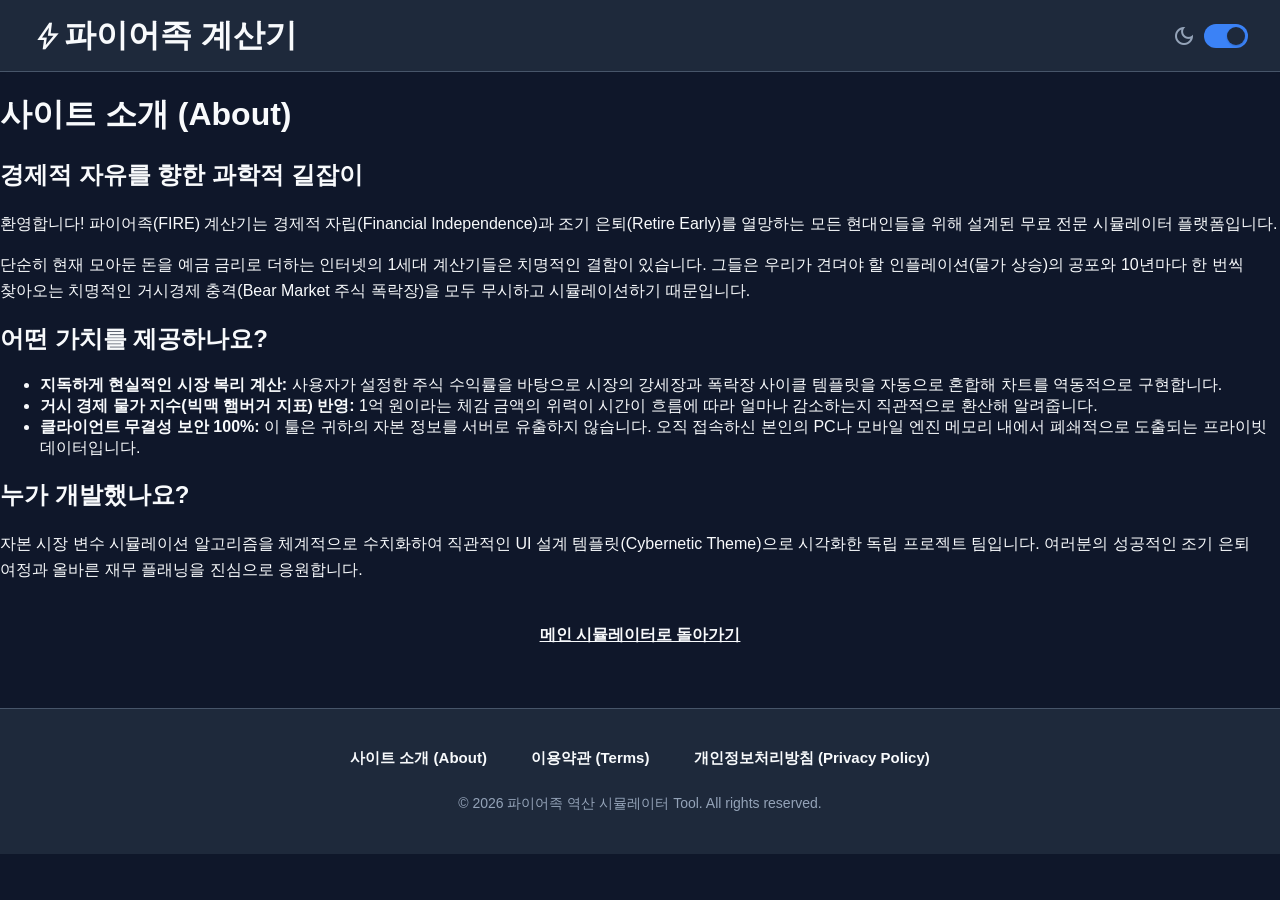
<file: about.html>
<!DOCTYPE html>
<html lang="ko">
<head>
    <meta charset="UTF-8">
    <meta name="viewport" content="width=device-width, initial-scale=1.0">
    <title>사이트 소개 (About) - 파이어족 계산기</title>
    <meta name="google-adsense-account" content="ca-pub-4790912864460441">
    <link href="https://fonts.googleapis.com/css2?family=Rajdhani:wght@500;600;700&family=Roboto:wght@400;500;700&display=swap" rel="stylesheet">
    <link href="https://fonts.googleapis.com/css2?family=Material+Symbols+Outlined:opsz,wght,FILL,GRAD@24,400,0,0" rel="stylesheet">
    <link rel="stylesheet" href="style.css">
</head>
<body class="dark-theme">
    <header class="app-header">
        <div class="logo-wrapper">
            <a href="index.html" style="display:flex; align-items:center; text-decoration:none; color:inherit;">
                <span class="material-symbols-outlined logo-icon cyan-neon">bolt</span>
                <h1 class="cyan-neon-text">파이어족 계산기</h1>
            </a>
        </div>
        <div class="header-controls">
            <label class="switch-label theme-toggle" for="themeSwitch">
                <span class="material-symbols-outlined" id="themeIcon">dark_mode</span>
                <div class="switch">
                    <input type="checkbox" id="themeSwitch" checked>
                    <span class="slider round"></span>
                </div>
            </label>
        </div>
    </header>

    <main class="subpage-container">
        <h1>사이트 소개 (About)</h1>
        
        <h2>경제적 자유를 향한 과학적 길잡이</h2>
        <p>환영합니다! 파이어족(FIRE) 계산기는 경제적 자립(Financial Independence)과 조기 은퇴(Retire Early)를 열망하는 모든 현대인들을 위해 설계된 무료 전문 시뮬레이터 플랫폼입니다.</p>
        <p>단순히 현재 모아둔 돈을 예금 금리로 더하는 인터넷의 1세대 계산기들은 치명적인 결함이 있습니다. 그들은 우리가 견뎌야 할 인플레이션(물가 상승)의 공포와 10년마다 한 번씩 찾아오는 치명적인 거시경제 충격(Bear Market 주식 폭락장)을 모두 무시하고 시뮬레이션하기 때문입니다.</p>
        
        <h2>어떤 가치를 제공하나요?</h2>
        <ul>
            <li><strong>지독하게 현실적인 시장 복리 계산:</strong> 사용자가 설정한 주식 수익률을 바탕으로 시장의 강세장과 폭락장 사이클 템플릿을 자동으로 혼합해 차트를 역동적으로 구현합니다.</li>
            <li><strong>거시 경제 물가 지수(빅맥 햄버거 지표) 반영:</strong> 1억 원이라는 체감 금액의 위력이 시간이 흐름에 따라 얼마나 감소하는지 직관적으로 환산해 알려줍니다.</li>
            <li><strong>클라이언트 무결성 보안 100%:</strong> 이 툴은 귀하의 자본 정보를 서버로 유출하지 않습니다. 오직 접속하신 본인의 PC나 모바일 엔진 메모리 내에서 폐쇄적으로 도출되는 프라이빗 데이터입니다.</li>
        </ul>

        <h2>누가 개발했나요?</h2>
        <p>자본 시장 변수 시뮬레이션 알고리즘을 체계적으로 수치화하여 직관적인 UI 설계 템플릿(Cybernetic Theme)으로 시각화한 독립 프로젝트 팀입니다. 여러분의 성공적인 조기 은퇴 여정과 올바른 재무 플래닝을 진심으로 응원합니다.</p>
        
        <p style="margin-top: 40px; text-align:center;">
             <a href="index.html" style="color:var(--cyan); font-weight:700; text-decoration:underline;">메인 시뮬레이터로 돌아가기</a>
        </p>
    </main>

    <footer class="app-footer">
        <nav class="footer-nav">
            <a href="about.html">사이트 소개 (About)</a>
            <a href="terms.html">이용약관 (Terms)</a>
            <a href="privacy.html">개인정보처리방침 (Privacy Policy)</a>
        </nav>
        <div class="footer-copy">
            &copy; 2026 파이어족 역산 시뮬레이터 Tool. All rights reserved.
        </div>
    </footer>

    <script>
        const sw = document.getElementById('themeSwitch');
        const icon = document.getElementById('themeIcon');
        sw.addEventListener('change', (e) => {
            if(e.target.checked) {
                document.body.classList.remove('light-theme'); document.body.classList.add('dark-theme'); icon.innerText = 'dark_mode';
            } else {
                document.body.classList.remove('dark-theme'); document.body.classList.add('light-theme'); icon.innerText = 'light_mode';
            }
        });
    </script>
</body>
</html>
</file>
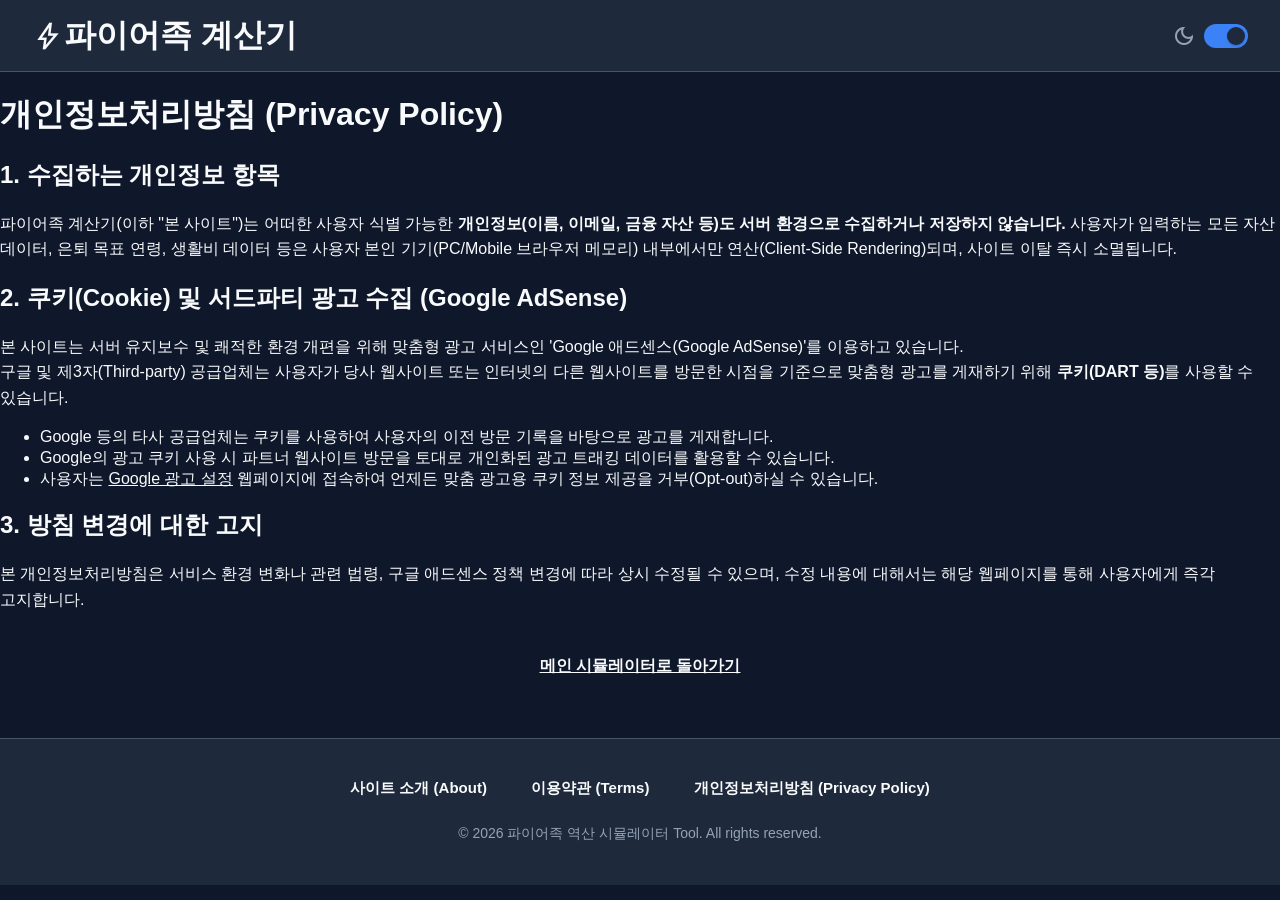
<file: privacy.html>
<!DOCTYPE html>
<html lang="ko">
<head>
    <meta charset="UTF-8">
    <meta name="viewport" content="width=device-width, initial-scale=1.0">
    <title>개인정보처리방침 (Privacy Policy) - 파이어족 계산기</title>
    <meta name="google-adsense-account" content="ca-pub-4790912864460441">
    <link href="https://fonts.googleapis.com/css2?family=Rajdhani:wght@500;600;700&family=Roboto:wght@400;500;700&display=swap" rel="stylesheet">
    <link href="https://fonts.googleapis.com/css2?family=Material+Symbols+Outlined:opsz,wght,FILL,GRAD@24,400,0,0" rel="stylesheet">
    <link rel="stylesheet" href="style.css">
</head>
<body class="dark-theme">
    <header class="app-header">
        <div class="logo-wrapper">
            <a href="index.html" style="display:flex; align-items:center; text-decoration:none; color:inherit;">
                <span class="material-symbols-outlined logo-icon cyan-neon">bolt</span>
                <h1 class="cyan-neon-text">파이어족 계산기</h1>
            </a>
        </div>
        <div class="header-controls">
            <label class="switch-label theme-toggle" for="themeSwitch">
                <span class="material-symbols-outlined" id="themeIcon">dark_mode</span>
                <div class="switch">
                    <input type="checkbox" id="themeSwitch" checked>
                    <span class="slider round"></span>
                </div>
            </label>
        </div>
    </header>

    <main class="subpage-container">
        <h1>개인정보처리방침 (Privacy Policy)</h1>
        
        <h2>1. 수집하는 개인정보 항목</h2>
        <p>파이어족 계산기(이하 "본 사이트")는 어떠한 사용자 식별 가능한 <strong>개인정보(이름, 이메일, 금융 자산 등)도 서버 환경으로 수집하거나 저장하지 않습니다.</strong> 사용자가 입력하는 모든 자산 데이터, 은퇴 목표 연령, 생활비 데이터 등은 사용자 본인 기기(PC/Mobile 브라우저 메모리) 내부에서만 연산(Client-Side Rendering)되며, 사이트 이탈 즉시 소멸됩니다.</p>
        
        <h2>2. 쿠키(Cookie) 및 서드파티 광고 수집 (Google AdSense)</h2>
        <p>본 사이트는 서버 유지보수 및 쾌적한 환경 개편을 위해 맞춤형 광고 서비스인 'Google 애드센스(Google AdSense)'를 이용하고 있습니다.<br>
        구글 및 제3자(Third-party) 공급업체는 사용자가 당사 웹사이트 또는 인터넷의 다른 웹사이트를 방문한 시점을 기준으로 맞춤형 광고를 게재하기 위해 <strong>쿠키(DART 등)</strong>를 사용할 수 있습니다.</p>
        <ul>
            <li>Google 등의 타사 공급업체는 쿠키를 사용하여 사용자의 이전 방문 기록을 바탕으로 광고를 게재합니다.</li>
            <li>Google의 광고 쿠키 사용 시 파트너 웹사이트 방문을 토대로 개인화된 광고 트래킹 데이터를 활용할 수 있습니다.</li>
            <li>사용자는 <a href="https://www.google.com/settings/ads" target="_blank" style="color:var(--cyan);">Google 광고 설정</a> 웹페이지에 접속하여 언제든 맞춤 광고용 쿠키 정보 제공을 거부(Opt-out)하실 수 있습니다.</li>
        </ul>

        <h2>3. 방침 변경에 대한 고지</h2>
        <p>본 개인정보처리방침은 서비스 환경 변화나 관련 법령, 구글 애드센스 정책 변경에 따라 상시 수정될 수 있으며, 수정 내용에 대해서는 해당 웹페이지를 통해 사용자에게 즉각 고지합니다.</p>
        
        <p style="margin-top: 40px; text-align:center;">
             <a href="index.html" style="color:var(--cyan); font-weight:700; text-decoration:underline;">메인 시뮬레이터로 돌아가기</a>
        </p>
    </main>

    <footer class="app-footer">
        <nav class="footer-nav">
            <a href="about.html">사이트 소개 (About)</a>
            <a href="terms.html">이용약관 (Terms)</a>
            <a href="privacy.html">개인정보처리방침 (Privacy Policy)</a>
        </nav>
        <div class="footer-copy">
            &copy; 2026 파이어족 역산 시뮬레이터 Tool. All rights reserved.
        </div>
    </footer>

    <script>
        const sw = document.getElementById('themeSwitch');
        const icon = document.getElementById('themeIcon');
        sw.addEventListener('change', (e) => {
            if(e.target.checked) {
                document.body.classList.remove('light-theme'); document.body.classList.add('dark-theme'); icon.innerText = 'dark_mode';
            } else {
                document.body.classList.remove('dark-theme'); document.body.classList.add('light-theme'); icon.innerText = 'light_mode';
            }
        });
    </script>
</body>
</html>
</file>
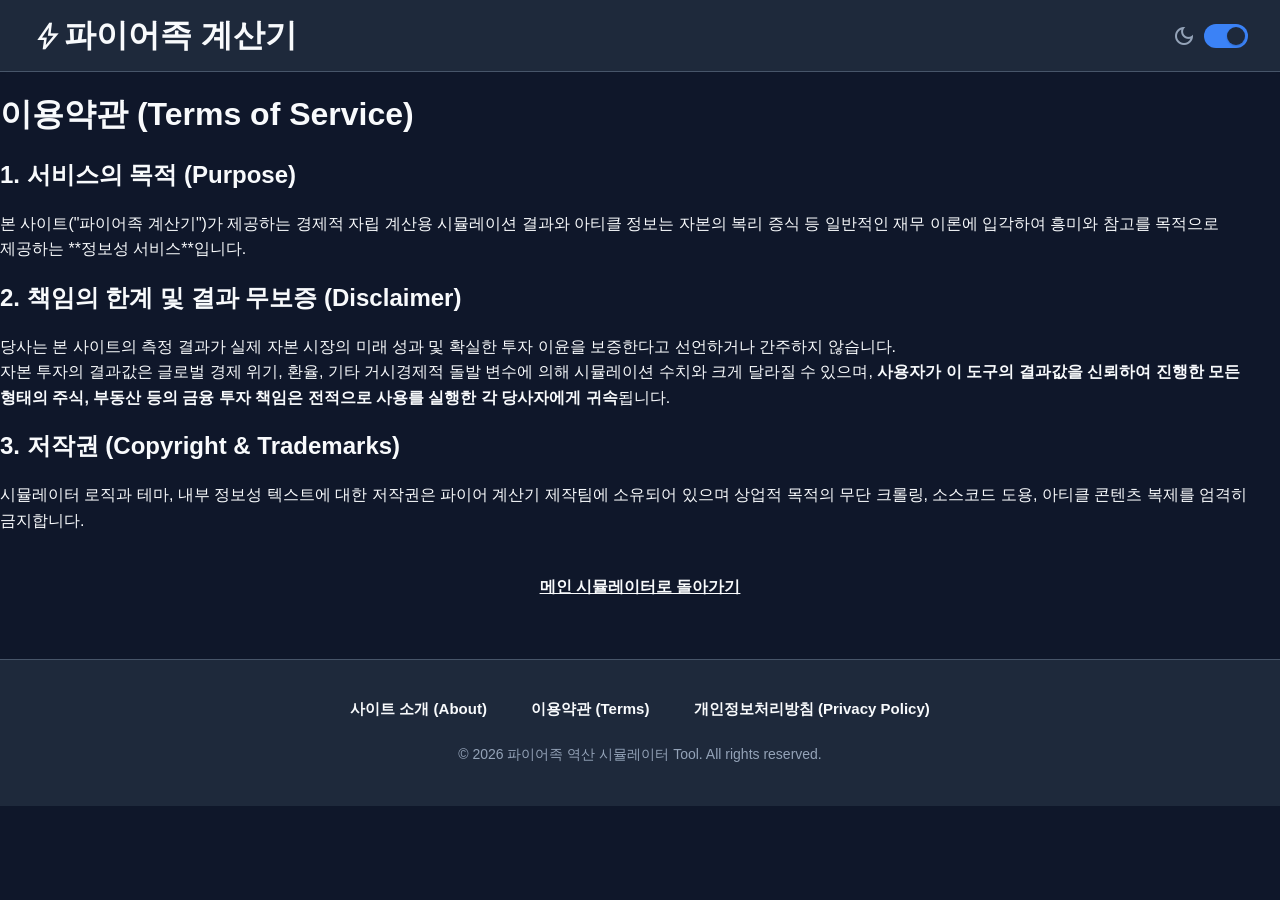
<file: terms.html>
<!DOCTYPE html>
<html lang="ko">
<head>
    <meta charset="UTF-8">
    <meta name="viewport" content="width=device-width, initial-scale=1.0">
    <title>이용약관 (Terms of Service) - 파이어족 계산기</title>
    <meta name="google-adsense-account" content="ca-pub-4790912864460441">
    <link href="https://fonts.googleapis.com/css2?family=Rajdhani:wght@500;600;700&family=Roboto:wght@400;500;700&display=swap" rel="stylesheet">
    <link href="https://fonts.googleapis.com/css2?family=Material+Symbols+Outlined:opsz,wght,FILL,GRAD@24,400,0,0" rel="stylesheet">
    <link rel="stylesheet" href="style.css">
</head>
<body class="dark-theme">
    <header class="app-header">
        <div class="logo-wrapper">
            <a href="index.html" style="display:flex; align-items:center; text-decoration:none; color:inherit;">
                <span class="material-symbols-outlined logo-icon cyan-neon">bolt</span>
                <h1 class="cyan-neon-text">파이어족 계산기</h1>
            </a>
        </div>
        <div class="header-controls">
            <label class="switch-label theme-toggle" for="themeSwitch">
                <span class="material-symbols-outlined" id="themeIcon">dark_mode</span>
                <div class="switch">
                    <input type="checkbox" id="themeSwitch" checked>
                    <span class="slider round"></span>
                </div>
            </label>
        </div>
    </header>

    <main class="subpage-container">
        <h1>이용약관 (Terms of Service)</h1>
        
        <h2>1. 서비스의 목적 (Purpose)</h2>
        <p>본 사이트("파이어족 계산기")가 제공하는 경제적 자립 계산용 시뮬레이션 결과와 아티클 정보는 자본의 복리 증식 등 일반적인 재무 이론에 입각하여 흥미와 참고를 목적으로 제공하는 **정보성 서비스**입니다.</p>

        <h2>2. 책임의 한계 및 결과 무보증 (Disclaimer)</h2>
        <p>당사는 본 사이트의 측정 결과가 실제 자본 시장의 미래 성과 및 확실한 투자 이윤을 보증한다고 선언하거나 간주하지 않습니다.<br>
        자본 투자의 결과값은 글로벌 경제 위기, 환율, 기타 거시경제적 돌발 변수에 의해 시뮬레이션 수치와 크게 달라질 수 있으며, <strong>사용자가 이 도구의 결과값을 신뢰하여 진행한 모든 형태의 주식, 부동산 등의 금융 투자 책임은 전적으로 사용를 실행한 각 당사자에게 귀속</strong>됩니다.</p>
        
        <h2>3. 저작권 (Copyright & Trademarks)</h2>
        <p>시뮬레이터 로직과 테마, 내부 정보성 텍스트에 대한 저작권은 파이어 계산기 제작팀에 소유되어 있으며 상업적 목적의 무단 크롤링, 소스코드 도용, 아티클 콘텐츠 복제를 엄격히 금지합니다.</p>

        <p style="margin-top: 40px; text-align:center;">
             <a href="index.html" style="color:var(--cyan); font-weight:700; text-decoration:underline;">메인 시뮬레이터로 돌아가기</a>
        </p>
    </main>

    <footer class="app-footer">
        <nav class="footer-nav">
            <a href="about.html">사이트 소개 (About)</a>
            <a href="terms.html">이용약관 (Terms)</a>
            <a href="privacy.html">개인정보처리방침 (Privacy Policy)</a>
        </nav>
        <div class="footer-copy">
            &copy; 2026 파이어족 역산 시뮬레이터 Tool. All rights reserved.
        </div>
    </footer>

    <script>
        const sw = document.getElementById('themeSwitch');
        const icon = document.getElementById('themeIcon');
        sw.addEventListener('change', (e) => {
            if(e.target.checked) {
                document.body.classList.remove('light-theme'); document.body.classList.add('dark-theme'); icon.innerText = 'dark_mode';
            } else {
                document.body.classList.remove('dark-theme'); document.body.classList.add('light-theme'); icon.innerText = 'light_mode';
            }
        });
    </script>
</body>
</html>
</file>
<file: style.css>
:root {
    /* Base Font Sizing */
    --font-base: 16px;
    --font-hero: 44px;
    --font-title: 22px;
    
    /* Shape & Space */
    --radius-full: 9999px;
    --radius-xl: 32px;
    --radius-l: 24px;
    --radius-m: 16px;
    --radius-s: 12px;
    
    --header-height: 72px;
}

/* 
 * 테마 변수 통제권 복구 : @media 대신 명시적 클래스(.light-theme, .dark-theme) 사용 
 */
body.light-theme {
    /* 4050 웰스 매니지먼트 느낌의 차분한 딥-네이비 테마 및 라이트 테마 */
    --md-sys-color-primary: #1d4ed8;       /* 토스 스타일 딥 블루 */
    --md-sys-color-primary-container: #eff6ff;
    --md-sys-color-on-primary-container: #1e3a8a;
    
    --md-sys-color-surface: #FFFFFF;
    --md-sys-color-surface-container: #f1f5f9;  /* 아주 부드러운 그레이 */
    --md-sys-color-surface-container-high: #cbd5e1;
    
    --md-sys-color-on-surface: #0f172a;    /* 딥 그레이 블랙, 눈이 편안함 */
    --md-sys-color-on-surface-variant: #475569;
    
    --md-sys-color-outline: #e2e8f0;
    
    --md-sys-color-error: #ef4444;       /* 명확한 레드 */
    --md-sys-color-success: #10b981;     /* 제이드(에메랄드) 그린 */
    --md-sys-color-success-container: #d1fae5;
    
    --md-elevation-1: 0 4px 20px rgba(15, 23, 42, 0.05); /* 프림미엄 소프트 쉐도우 */
    --md-elevation-2: 0 10px 30px rgba(15, 23, 42, 0.08);
}

body.dark-theme {
    /* 고급스러운 딥 네이비(다크) 테마 */
    --md-sys-color-primary: #3b82f6;
    --md-sys-color-primary-container: #1e3a8a;
    --md-sys-color-on-primary-container: #dbeafe;
    
    --md-sys-color-surface: #1e293b;       /* 슬레이트 다크 */
    --md-sys-color-surface-container: #0f172a; /* 솔리드 딥 다크 네이비 */
    --md-sys-color-surface-container-high: #334155;
    
    --md-sys-color-on-surface: #f8fafc;
    --md-sys-color-on-surface-variant: #94a3b8;
    
    --md-sys-color-outline: #475569;
    
    --md-sys-color-error: #fca5a5;
    --md-sys-color-success: #34d399;
    --md-sys-color-success-container: #064e3b;
    
    --md-elevation-1: 0 4px 24px rgba(0, 0, 0, 0.4);
    --md-elevation-2: 0 10px 32px rgba(0, 0, 0, 0.5);
}

body {
    margin: 0;
    font-family: 'Noto Sans KR', 'Inter', 'Google Sans', sans-serif;
    font-size: var(--font-base);
    background-color: var(--md-sys-color-surface-container);
    color: var(--md-sys-color-on-surface);
    transition: background-color 0.4s ease, color 0.4s ease;
    -webkit-font-smoothing: antialiased;
    scroll-behavior: smooth;
    overflow-x: hidden;
}

* { box-sizing: border-box; }

p, span, label { word-break: keep-all; line-height: 1.6; }
.font-bold { font-weight: 700 !important; }
.font-hero { font-size: var(--font-hero) !important; font-weight: 900 !important; letter-spacing: -1px; }

/* Sticky Header */
.app-header {
    background: var(--md-sys-color-surface);
    padding: 0 32px; height: var(--header-height);
    display: flex; justify-content: space-between; align-items: center;
    border-bottom: 1px solid var(--md-sys-color-outline);
    position: sticky; top: 0; z-index: 1000;
    box-shadow: 0 1px 3px rgba(0,0,0,0.02);
}
.logo-wrapper { display: flex; align-items: center; gap: 8px;}
.logo-icon { font-size: 32px; }
.logo-text { color: var(--md-sys-color-on-surface); font-size: 20px; font-weight: 700; margin: 0;}
.version-badge { background: var(--md-sys-color-primary-container); color: var(--md-sys-color-primary); padding: 4px 8px; border-radius: var(--radius-s); font-size: 13px; font-weight: 700; margin-left: 8px;}

/* Switch Toggle (MD3) */
.switch-label { display: flex; align-items: center; gap: 8px; font-size: 14px; font-weight: 500; cursor: pointer; color: var(--md-sys-color-on-surface-variant); }
.switch { position: relative; display: inline-block; width: 44px; height: 24px; }
.switch input { opacity: 0; width: 0; height: 0; }
.slider { position: absolute; cursor: pointer; top: 0; left: 0; right: 0; bottom: 0; background-color: var(--md-sys-color-outline); transition: .4s; }
.slider:before { position: absolute; content: ""; height: 18px; width: 18px; left: 3px; bottom: 3px; background-color: var(--md-sys-color-surface); transition: .4s; border-radius: 50%; box-shadow: 0 1px 2px rgba(0,0,0,0.2);}
input:checked + .slider { background-color: var(--md-sys-color-primary); }
input:checked + .slider:before { transform: translateX(20px); }
.slider.round { border-radius: 24px; }

/* Layout Grid & SPA Pages */
.dashboard { max-width: 1300px; margin: 0 auto; padding: 24px; position: relative; min-height: 85vh; }

.page-view {
    display: none;
    animation: fadeIn 0.4s ease forwards;
}
.page-view.active {
    display: block;
}
@keyframes fadeIn {
    from { opacity: 0; transform: translateY(10px); }
    to { opacity: 1; transform: translateY(0); }
}

/* Big Page Titles */
.page-title-box { padding: 40px 16px; text-align: center; }
.page-main-title { font-size: 32px; font-weight: 800; line-height: 1.35; margin: 0 0 16px 0; letter-spacing: -0.5px; }
.page-sub-title { font-size: 17px; color: var(--md-sys-color-on-surface-variant); margin: 0; font-weight: 500;}

/* Stack Layout for Flow Inputs */
.stack-layout { display: flex; flex-direction: column; gap: 24px; max-width: 800px; margin: 0 auto; }

/* Cards (Neo-premium) */
.md-card {
    background: var(--md-sys-color-surface);
    border-radius: var(--radius-l);
    padding: 32px;
    box-shadow: var(--md-elevation-1);
    transition: transform 0.2s, box-shadow 0.2s;
}
.md-card:hover { box-shadow: var(--md-elevation-2); transform: translateY(-2px); }
.md-card h2 { margin: 0 0 28px 0; font-size: 22px; font-weight: 700; display: flex; align-items: center; gap: 10px; color: var(--md-sys-color-on-surface); letter-spacing: -0.5px;}

/* Inputs */
.form-group { margin-bottom: 32px; display: flex; flex-direction: column; }
.form-header { display: flex; justify-content: space-between; align-items: baseline; margin-bottom: 12px; }
.form-header label { font-size: 16px; font-weight: 600; color: var(--md-sys-color-on-surface); }
.form-input-box { display: flex; align-items: center; gap: 10px; }
.form-input-box input[type="number"] {
    width: 130px;
    padding: 10px 16px; border: 2px solid var(--md-sys-color-outline); border-radius: var(--radius-m);
    font-size: 18px; font-weight: 700; outline: none; background: var(--md-sys-color-surface);
    color: var(--md-sys-color-on-surface); text-align: right; transition: border-color 0.2s;
    font-family: inherit;
}
.form-input-box input[type="number"]:focus { border-color: var(--md-sys-color-primary); }
.form-input-box span { font-size: 15px; color: var(--md-sys-color-on-surface-variant); font-weight: 600; }
.highlight-input input[type="number"] { border-color: var(--md-sys-color-primary); color: var(--md-sys-color-primary); box-shadow: 0 0 0 3px var(--md-sys-color-primary-container); }

/* Range Sliders */
input[type="range"] {
    -webkit-appearance: none; appearance: none; width: 100%; background: transparent; margin-top: 12px;
}
input[type="range"]:focus { outline: none; }
input[type="range"]::-webkit-slider-runnable-track {
    width: 100%; height: 8px; cursor: pointer;
    background: var(--md-sys-color-surface-container-high);
    border-radius: var(--radius-full); border: none;
}
input[type="range"]::-webkit-slider-thumb {
    height: 24px; width: 24px; border-radius: 50%;
    background: var(--md-sys-color-primary);
    cursor: pointer; -webkit-appearance: none;
    margin-top: -8px; box-shadow: 0 2px 6px rgba(0,0,0,0.3); border: 2px solid var(--md-sys-color-surface);
}

.guide-text { font-size: 14px; color: var(--md-sys-color-on-surface-variant); margin: 8px 0 16px 0; line-height: 1.5; font-weight: 500; }
.divider { border: 0; height: 1px; background: var(--md-sys-color-outline); margin: 32px 0; }
.flex-between { display: flex; flex-direction: row; justify-content: space-between; align-items: center; margin-bottom: 0; }

/* Custom Radio */
.account-radios { background: var(--md-sys-color-surface-container); border-radius: var(--radius-m); padding: 16px; }
.custom-radio { display: flex; align-items: center; gap: 12px; font-size: 15px; font-weight: 600; cursor: pointer; color: var(--md-sys-color-on-surface-variant); padding: 12px 8px; transition: background 0.2s; border-radius: var(--radius-s); }
.custom-radio:hover { background: var(--md-sys-color-surface); }
.custom-radio input[type="radio"] { accent-color: var(--md-sys-color-primary); width: 20px; height: 20px; cursor: pointer; }

/* Mega Action Bar (SPA Transition Button) */
.bottom-action-bar {
    position: fixed; bottom: 0; left: 0; right: 0;
    padding: 24px; background: linear-gradient(to top, var(--md-sys-color-surface) 60%, transparent);
    display: flex; justify-content: center; z-index: 900;
}
.btn-mega-primary {
    background: var(--md-sys-color-primary); color: #fff;
    border: none; border-radius: var(--radius-full);
    padding: 20px 48px; font-size: 20px; font-weight: 800; cursor: pointer;
    box-shadow: 0 8px 24px rgba(29, 78, 216, 0.4);
    display: flex; align-items: center; gap: 12px; transition: transform 0.2s, box-shadow 0.2s;
    font-family: inherit; width: 100%; max-width: 800px; justify-content: center; letter-spacing: -0.5px;
}
.btn-mega-primary:hover { box-shadow: 0 12px 32px rgba(29, 78, 216, 0.5); transform: translateY(-4px); }

/* Results Nav Bar */
.page-top-nav { margin-bottom: 24px; }
.btn-back {
    background: transparent; border: none; color: var(--md-sys-color-primary); font-size: 16px; font-weight: 700;
    display: inline-flex; align-items: center; gap: 8px; cursor: pointer; padding: 12px 0; font-family: inherit;
}
.btn-back:hover { opacity: 0.8; }

.btn-share-alt {
    background: var(--md-sys-color-primary-container); color: var(--md-sys-color-primary);
    border: none; border-radius: var(--radius-m); padding: 10px 20px; font-size: 15px; font-weight: 700;
    display: flex; align-items: center; gap: 8px; cursor: pointer; transition: 0.2s; font-family: inherit;
}
.btn-share-alt:hover { background: var(--md-sys-color-primary); color: #fff; }

/* Premium Share Card (Capture Target) */
.share-card-container {
    position: absolute; left: -9999px; top: -9999px;
    width: 600px; height: 600px; padding: 40px;
    background: linear-gradient(135deg, #1e3a8a 0%, #1d4ed8 100%);
    color: #fff; font-family: 'Noto Sans KR', sans-serif;
}
.share-card-inner {
    height: 100%; border: 2px solid rgba(255,255,255,0.2); border-radius: 40px;
    padding: 60px 40px; display: flex; flex-direction: column; justify-content: space-between;
    background: rgba(255,255,255,0.05); backdrop-filter: blur(20px);
}
.share-card-header { display: flex; align-items: center; gap: 16px; }
.share-logo-icon { font-size: 48px; color: #60a5fa; }
.share-logo-text { font-size: 28px; font-weight: 900; }
.share-version { font-size: 14px; opacity: 0.7; font-weight: 500; }

.share-card-main { text-align: center; }
.share-metric { margin-bottom: 40px; }
.share-label { display: block; font-size: 18px; font-weight: 600; color: #93c5fd; margin-bottom: 12px; }
.share-age { font-size: 72px; font-weight: 900; line-height: 1; }
.share-gap { font-size: 34px; font-weight: 800; padding: 16px 32px; border-radius: 99px; display: inline-block; }
.gap-success { background: #10b981; color: #fff; }
.gap-error { background: #ef4444; color: #fff; }

.share-card-footer { border-top: 1px solid rgba(255,255,255,0.2); padding-top: 30px; text-align: center;}
.share-tagline { font-size: 16px; font-weight: 700; margin-bottom: 8px; color: #bfdbfe; }
.share-url { font-size: 20px; font-weight: 900; color: #fff; }

/* Responsive adjustments */
@media (max-width: 600px) {
    .btn-share-alt { font-size: 13px; padding: 8px 12px; }
    .btn-share-alt span { font-size: 20px; }
}

/* Dashboard Metrics */
.metrics-panel { display: grid; grid-template-columns: repeat(3, 1fr); gap: 24px; margin-bottom: 32px; }
.metric-card {
    background: var(--md-sys-color-surface);
    border-radius: var(--radius-l);
    padding: 32px 24px;
    box-shadow: var(--md-elevation-1);
    display: flex; flex-direction: column; align-items: center; text-align: center;
}
.metric-card.primary-gradient { 
    background: linear-gradient(135deg, var(--md-sys-color-primary) 0%, #3b82f6 100%);
    color: #fff; border: none; 
}
.metric-card.primary-gradient .metric-title { opacity: 0.9; color: #fff; }
.metric-card.primary-gradient .metric-sub { opacity: 0.9; color: #fff; }
.metric-title { font-size: 15px; font-weight: 600; margin-bottom: 12px; color: var(--md-sys-color-on-surface-variant);}
.metric-value { font-size: 38px; font-weight: 800; line-height: 1.2; letter-spacing: -1px; margin-bottom: 8px; color: var(--md-sys-color-on-surface);}
.metric-sub { font-size: 14px; font-weight: 600; color: var(--md-sys-color-on-surface-variant);}

/* Big Mac Card */
.mac-card { text-align: center; }
.mac-content { display: flex; justify-content: space-around; align-items: center; margin-top: 24px;}
.mac-box { display: flex; flex-direction: column; align-items: center; gap: 12px;}
.mac-title { font-size: 16px; color: var(--md-sys-color-on-surface-variant); font-weight: 600;}
.mac-value { font-size: 34px; font-weight: 800; color: var(--md-sys-color-primary); background: var(--md-sys-color-primary-container); padding: 12px 32px; border-radius: var(--radius-full); }
.mac-arrow { font-size: 40px; color: var(--md-sys-color-outline); }
.centered-title { justify-content: center; }

/* Colors */
.text-primary { color: var(--md-sys-color-primary); }
.text-error { color: var(--md-sys-color-error); }
.text-success { color: var(--md-sys-color-success); }

/* Banner */
.accel-banner {
    background: var(--md-sys-color-success-container);
    color: var(--md-sys-color-success);
    padding: 24px; font-size: 18px; font-weight: 800;
    border-radius: var(--radius-l); margin-bottom: 32px;
    display: flex; align-items: center; justify-content: center; gap: 16px;
    box-shadow: var(--md-elevation-1); letter-spacing: -0.5px;
}
.banner-icon { font-size: 32px; }
.hidden { display: none !important; }

/* Chart Containers */
.chart-container { min-height: 480px; }
.sub-chart { min-height: 380px; }

/* SEO Content */
.seo-content {
    margin: 64px auto 40px auto; padding: 48px; max-width: 900px;
    background: var(--md-sys-color-surface); border-radius: var(--radius-xl);
    box-shadow: var(--md-elevation-1);
}
.seo-content h2 { margin-top: 0; margin-bottom: 32px; font-size: 26px; border-bottom: 2px solid var(--md-sys-color-outline); padding-bottom: 16px; color: var(--md-sys-color-primary); font-weight: 800;}
.seo-content h3 { color: var(--md-sys-color-on-surface); margin-top: 40px; font-size: 20px; font-weight: 700; margin-bottom: 16px; }
.seo-content p { line-height: 1.8; color: var(--md-sys-color-on-surface-variant); font-size: 16px; margin-bottom: 24px; word-break: keep-all; }

/* Footer */
.app-footer {
    background: var(--md-sys-color-surface); border-top: 1px solid var(--md-sys-color-outline);
    padding: 40px 32px; margin-top: 60px; text-align: center;
}
.footer-nav { margin-bottom: 24px; }
.footer-nav a { color: var(--md-sys-color-on-surface); text-decoration: none; margin: 0 20px; font-size: 15px; font-weight: 600; transition: color 0.2s; }
.footer-nav a:hover { color: var(--md-sys-color-primary); }
.footer-copy { color: var(--md-sys-color-on-surface-variant); font-size: 14px; line-height: 1.6; }

@media (max-width: 600px) {
    .dashboard { padding: 12px; }
    .md-card { padding: 20px 16px; }
    .metrics-panel { gap: 12px; }
    .metric-value { font-size: 28px; }
    .page-main-title { font-size: 24px; }
    .chart-container { min-height: 350px; }
    .btn-mega-primary { font-size: 17px; padding: 16px; }
    .mac-value { font-size: 24px; padding: 8px 20px; }
    .btn-share-alt { font-size: 13px; padding: 8px 12px; }
    .btn-share-alt span { font-size: 18px; }
}

@media (max-width: 900px) and (min-width: 601px) {
    .metrics-panel { grid-template-columns: 1fr; }
    .mac-content { flex-direction: column; gap: 32px; }
    .mac-arrow { transform: rotate(90deg); }
    .btn-mega-primary { font-size: 18px; padding: 16px 24px; }
    .page-main-title { font-size: 26px; }
    .page-title-box { padding: 24px 16px; }
}
</file>
